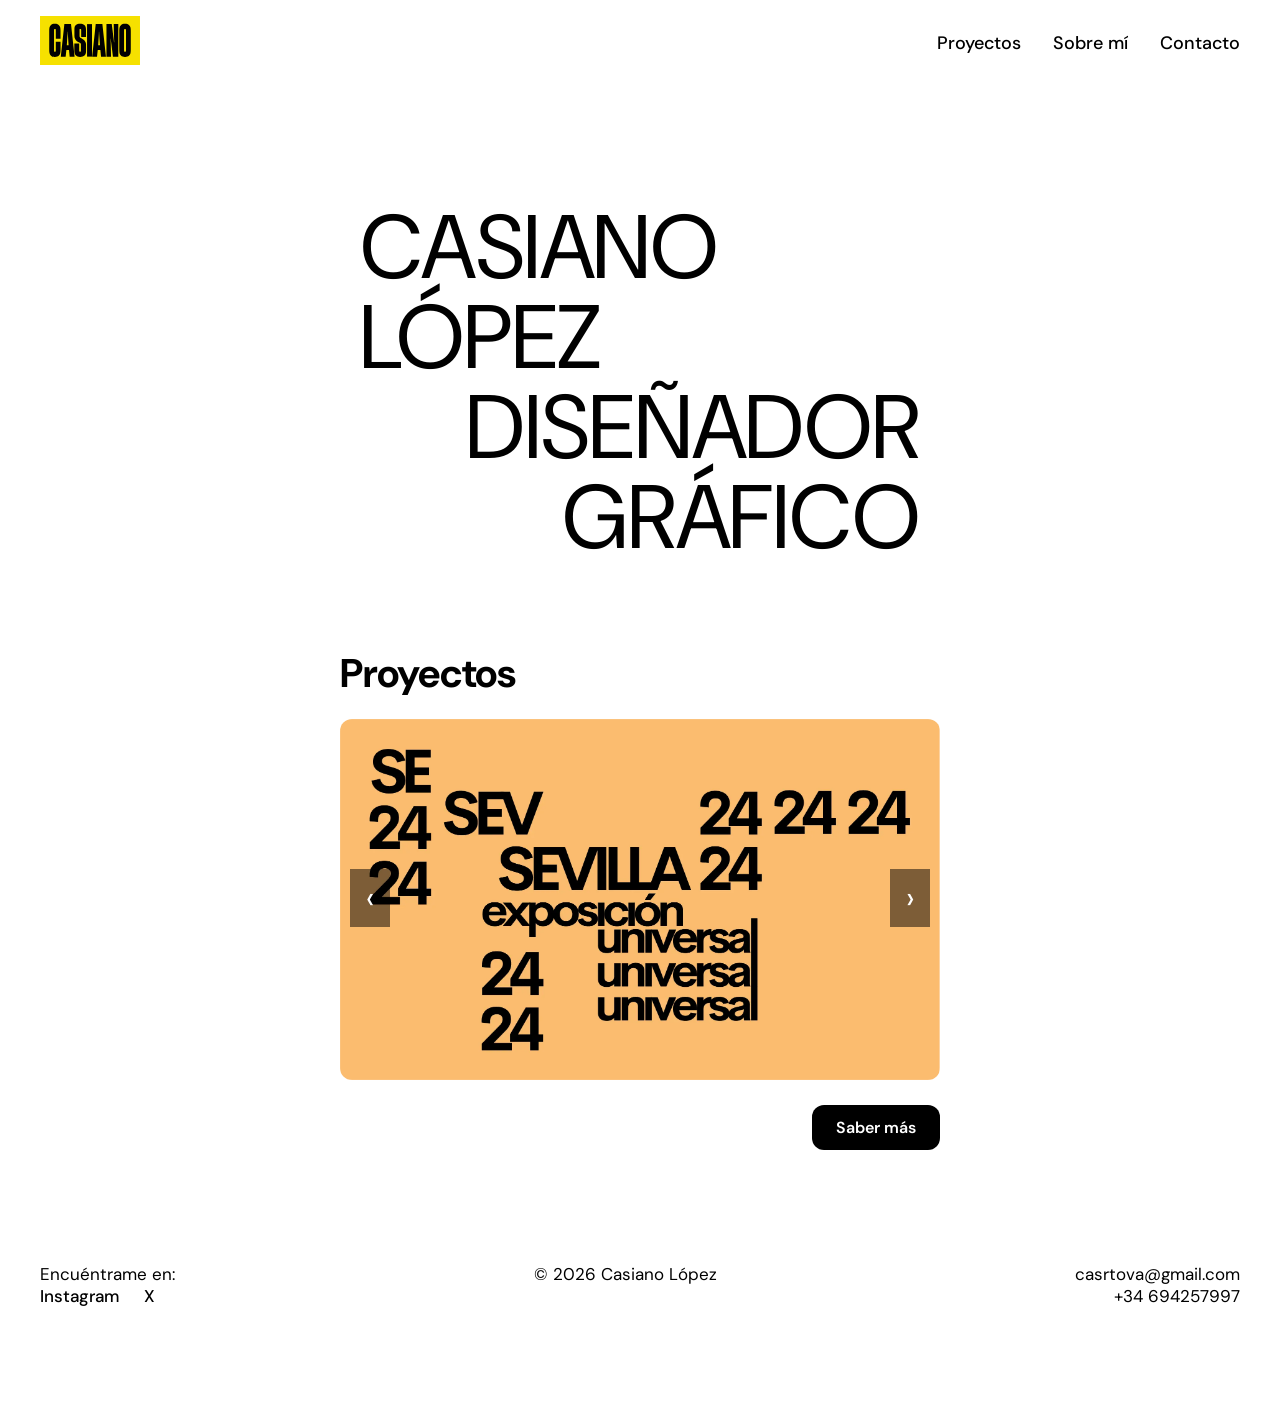
<file: index.html>
<!DOCTYPE html>
<html lang="es">

<head>
    <meta charset="utf-8">
    <meta http-equiv="X-UA-Compatible" content="IE=edge">
    <title>Portfolio - Casiano López</title>
    <meta name="viewport" content="width=device-width, initial-scale=1">
    <link rel="icon" type="image/png" href="images/favisfc.png">
    <link rel="stylesheet" type="text/css" href="css/main.css">
    <script src="js/main.js" defer></script>
</head>

<body class="body">

    <header class="header">
        <nav class="header__nav">
            <div class="nav__container">
                <a href="index.html">
                    <img src="images/logoweb.svg" class="nav__logo" alt="logo header">
                </a>

                <button class="nav__menu-btn" id="menuBtn">☰</button>
                <ul class="nav__links" id="navLinks">
                    <li><a href="proyectos.html">Proyectos</a></li>
                    <li><a href="sobremi.html">Sobre mí</a></li>
                    <li><a href="contacto.html">Contacto</a></li>
                </ul>
            </div>
        </nav>
    </header>

    <main class="main">


        <div class="home">
            <div class="home__container">
                <div class="home__name">
                    <h2>CASIANO<br>LÓPEZ</h2>
                </div>
                <div class="home__work">
                    <h2>DISEÑADOR<br>GRÁFICO</h2>
                </div>
            </div>
        </div>


        
            
        
        <div class="carousel">

            <h2 class="carousel__title">Proyectos</h2>

            <nav class="carousel__container" id="carousel">
                <div class="carousel__div">
                    <a href="sevilla.html">
                        <img src="images/baners1_Mesa de trabajo 1.webp" class="carousel__img" alt="banner sevilla">
                    </a>
                </div>
                <div class="carousel__div">
                    <a href="sobremesa.html">
                        <img src="images/baners2-02.webp" class="carousel__img" alt="banner sobremesa">
                    </a>
                </div>
                <div class="carousel__div">
                    <a href="vinilo.html">
                        <img src="images/baners4-04.webp" class="carousel__img" alt="banner vinilo">
                    </a>
                </div>


            </nav>

            <button class="carousel__btn carousel__btn--prev" id="prevBtn">‹</button>
            <button class="carousel__btn carousel__btn--next" id="nextBtn">›</button>

            <a href="proyectos.html" class="carousel__link">Saber más</a>



        </div>










    </main>

    <footer class="footer">
        <div class="footer__container">

            <div class="footer__box--media">
                <p>Encuéntrame en:</p>
                <ul class="footer__links" id="footLinks">
                    <li><a href="https://www.instagram.com/caslopezzz/" class="footer__a">Instagram</a></li>
                    <li><a href="https://x.com/joseooduro" class="footer__a">X</a></li>
                </ul>
            </div>
            <div class="footer__box--copyright">
                <p>© 2026 Casiano López</p>
            </div>
            <div class="footer__box--contact">
                <p class="footer__p">casrtova@gmail.com</p>
                <p class="footer__p">+34 694257997</p>
            </div>

        </div>

    </footer>

</body>

</html>
</file>
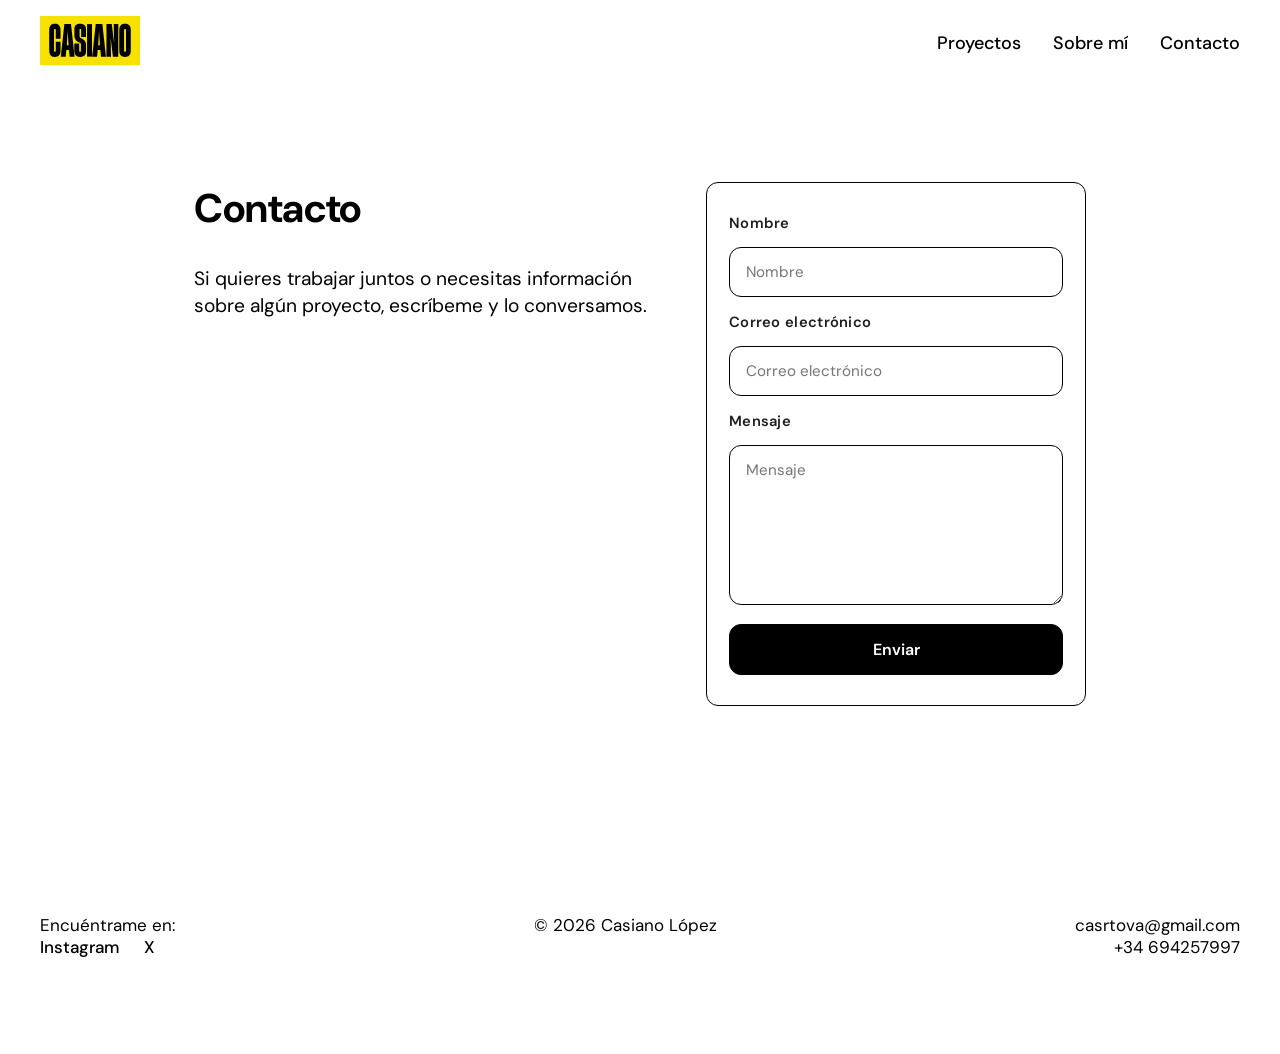
<file: contacto.html>
<!DOCTYPE html>
<html lang="es">

<head>
    <meta charset="utf-8">
    <meta http-equiv="X-UA-Compatible" content="IE=edge">
    <title>Contacto - Casiano López</title>
    <meta name="viewport" content="width=device-width, initial-scale=1">
    <link rel="icon" type="image/png" href="images/favisfc.png">
    <link rel="stylesheet" type="text/css" href="css/main.css">
    <script src="js/main.js" defer></script>
</head>

<body class="body">

    <header class="header">
        <nav class="header__nav">
            <div class="nav__container">
                <a href="index.html">
                    <img src="images/logoweb.svg" class="nav__logo" alt="logo header">
                </a>

                <button class="nav__menu-btn" id="menuBtn">☰</button>
                <ul class="nav__links" id="navLinks">
                    <li><a href="proyectos.html">Proyectos</a></li>
                    <li><a href="sobremi.html">Sobre mí</a></li>
                    <li><a href="contacto.html">Contacto</a></li>
                </ul>
            </div>
        </nav>
    </header>

    <main>

        <div class="contact">
            <div class="contact__content">
                <h2 class="contact__title">Contacto</h2>
                <p class="contact__text">Si quieres trabajar juntos o necesitas información sobre algún proyecto, escríbeme y lo conversamos.</p>
            </div>
            <form action="https://formsubmit.co/casrtova@gmail.com" method="POST"class="form">
                <div class="form__group">
                    <label for="name">Nombre</label>
                    <input type="text" id="name" name="name" placeholder="Nombre" required>

                    <label for="email">Correo electrónico</label>
                    <input type="email" id="email" name="email" placeholder="Correo electrónico" required>
                    <label for="message">Mensaje</label>
                    <textarea id="message" name="message" placeholder="Mensaje" cols="30" rows="5" required></textarea>
                </div>

                <input type="submit" class="form__submit" value="Enviar">
            </form>
        </div>










    </main>

    <footer class="footer">
        <div class="footer__container">

            <div class="footer__box--media">
                <p>Encuéntrame en:</p>
                <ul class="footer__links" id="footLinks">
                    <li><a href="https://www.instagram.com/caslopezzz/" class="footer__a">Instagram</a></li>
                    <li><a href="https://x.com/joseooduro" class="footer__a">X</a></li>
                </ul>
            </div>
            <div class="footer__box--copyright">
                <p>© 2026 Casiano López</p>
            </div>
            <div class="footer__box--contact">
                <p class="footer__p">casrtova@gmail.com</p>
                <p class="footer__p">+34 694257997</p>
            </div>

        </div>

    </footer>

</body>

</html>
</file>
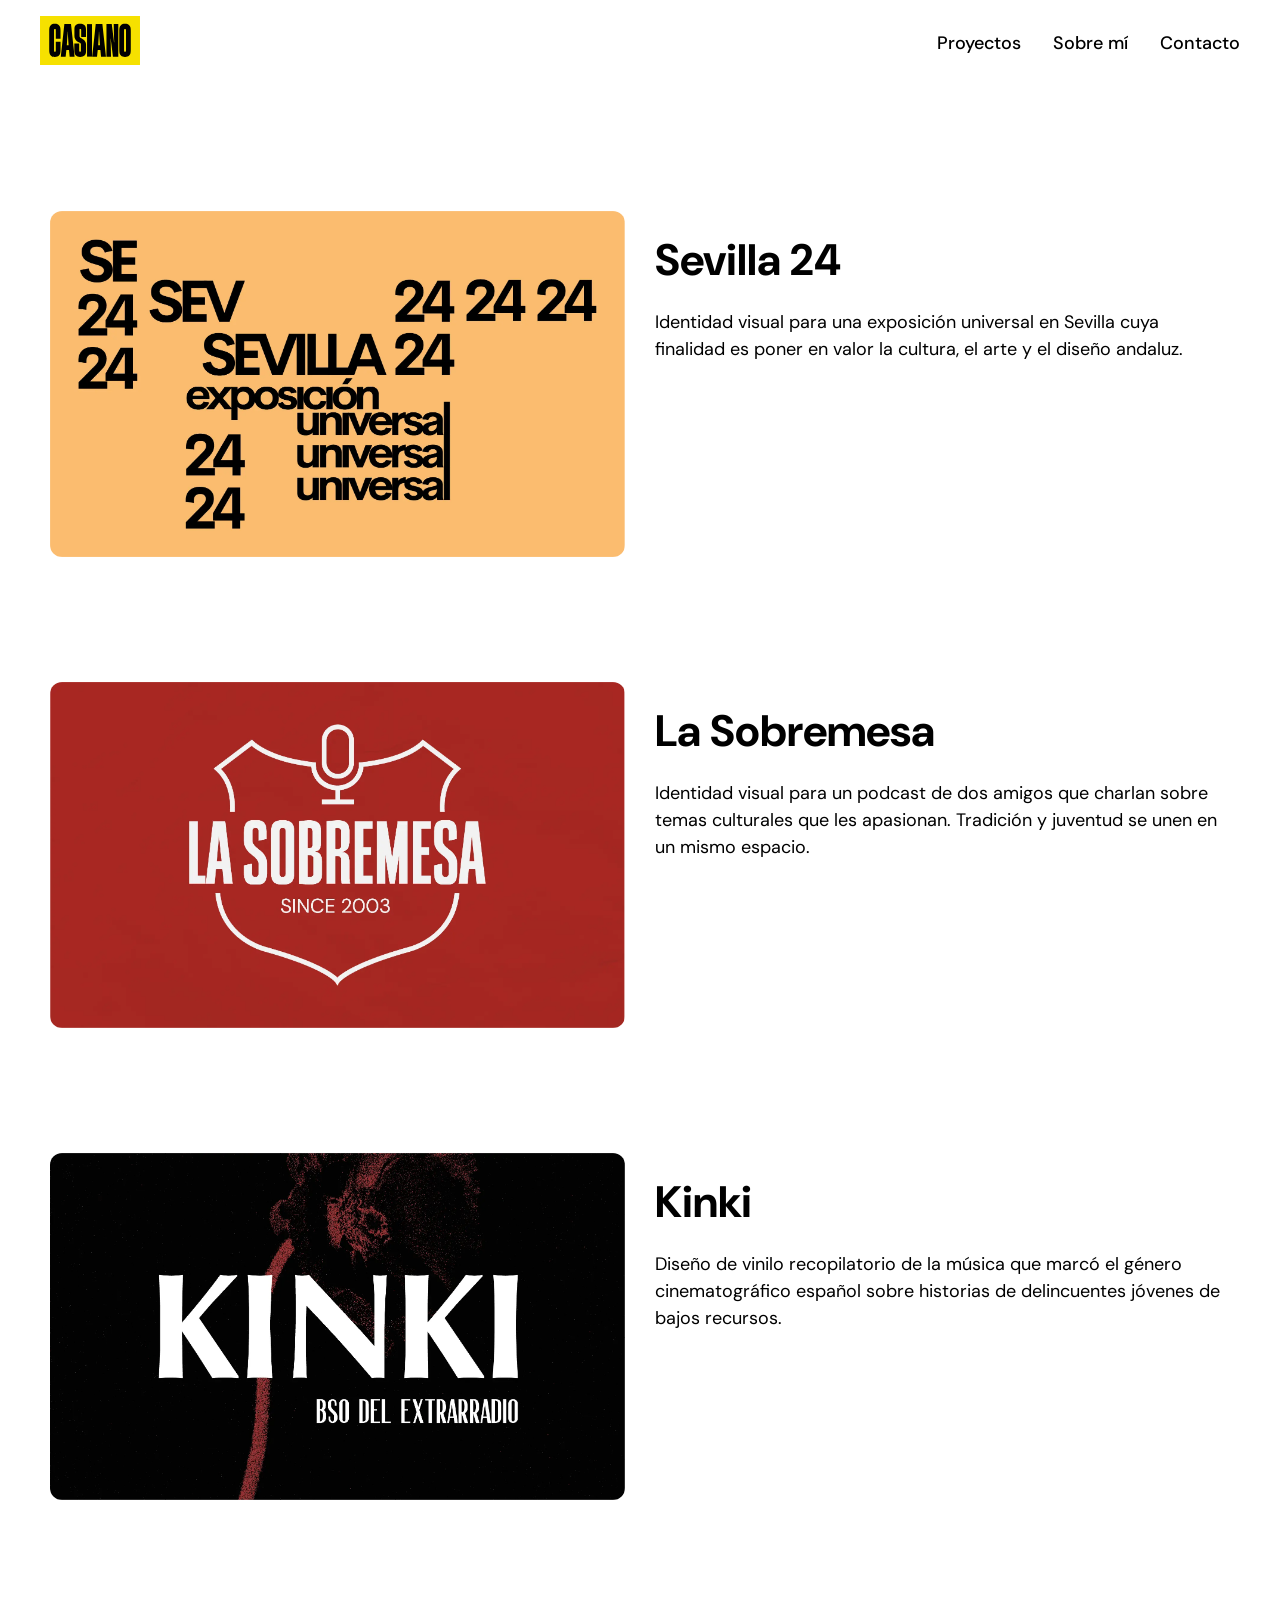
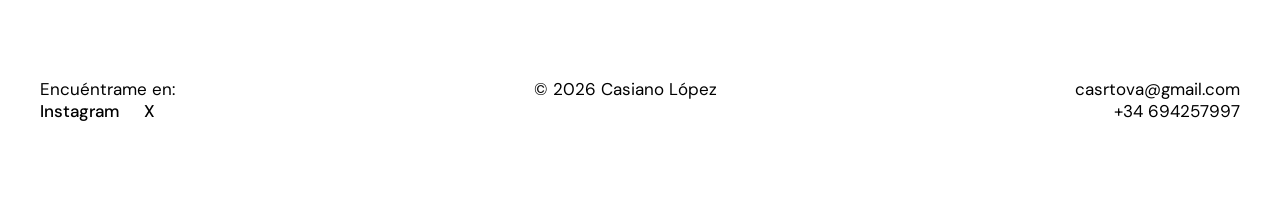
<file: proyectos.html>
<!DOCTYPE html>
<html lang="es">

<head>
    <meta charset="utf-8">
    <meta http-equiv="X-UA-Compatible" content="IE=edge">
    <title>Proyectos - Casiano López</title>
    <meta name="viewport" content="width=device-width, initial-scale=1">
    <link rel="icon" type="image/png" href="images/favisfc.png">
    <link rel="stylesheet" type="text/css" href="css/main.css">
    <script src="js/main.js" defer></script>
</head>

<body class="body">

    <header class="header">
        <nav class="header__nav">
            <div class="nav__container">
                <a href="index.html">
                    <img src="images/logoweb.svg" class="nav__logo" alt="logo header">
                </a>

                <button class="nav__menu-btn" id="menuBtn">☰</button>
                <ul class="nav__links" id="navLinks">
                    <li><a href="proyectos.html">Proyectos</a></li>
                    <li><a href="sobremi.html">Sobre mí</a></li>
                    <li><a href="contacto.html">Contacto</a></li>
                </ul>
            </div>
        </nav>
    </header>

    <main class="main">

        <nav class="main__nav">
            <section class="main__section">
                <div class="main__card">
                    <a href="sevilla.html">
                        <img src="images/baners1_Mesa de trabajo 1.webp" class="main__img" alt="banner sevilla">
                    </a>

                </div>
                <div class="main__content">
                    <h2>Sevilla 24</h2>
                    <p>Identidad visual para una exposición universal en Sevilla cuya finalidad es poner en valor la
                        cultura, el arte y el diseño andaluz.
                    </p>
                </div>

            </section>
            <section class="main__section">
                <div class="main__card">

                    <a href="sobremesa.html">
                        <img src="images/baners2-02.webp" class="main__img" alt="banner sobremesa">
                    </a>
                </div>
                <div class="main__content">
                    <h2>La Sobremesa</h2>
                    <p>Identidad visual para un podcast de dos amigos que charlan sobre temas culturales que les
                        apasionan. Tradición y juventud se unen en un mismo espacio.</p>
                </div>

            </section>
            <section class="main__section">
                <div class="main__card">
                    <a href="vinilo.html">
                        <img src="images/baners4-04.webp" class="main__img" alt="banner vinilo">
                    </a>
                </div>
                <div class="main__content">
                    <h2>Kinki</h2>
                    <p>Diseño de vinilo recopilatorio de la música que marcó el género
                        cinematográfico español sobre historias de delincuentes jóvenes de bajos recursos.</p>
                </div>

            </section>
        </nav>










    </main>

    <footer class="footer">
        <div class="footer__container">

            <div class="footer__box--media">
                <p>Encuéntrame en:</p>
                <ul class="footer__links" id="footLinks">
                    <li><a href="https://www.instagram.com/caslopezzz/" class="footer__a">Instagram</a></li>
                    <li><a href="https://x.com/joseooduro" class="footer__a">X</a></li>
                </ul>
            </div>
            <div class="footer__box--copyright">
                <p>© 2026 Casiano López</p>
            </div>
            <div class="footer__box--contact">
                <p class="footer__p">casrtova@gmail.com</p>
                <p class="footer__p">+34 694257997</p>
            </div>

        </div>

    </footer>

</body>

</html>
</file>
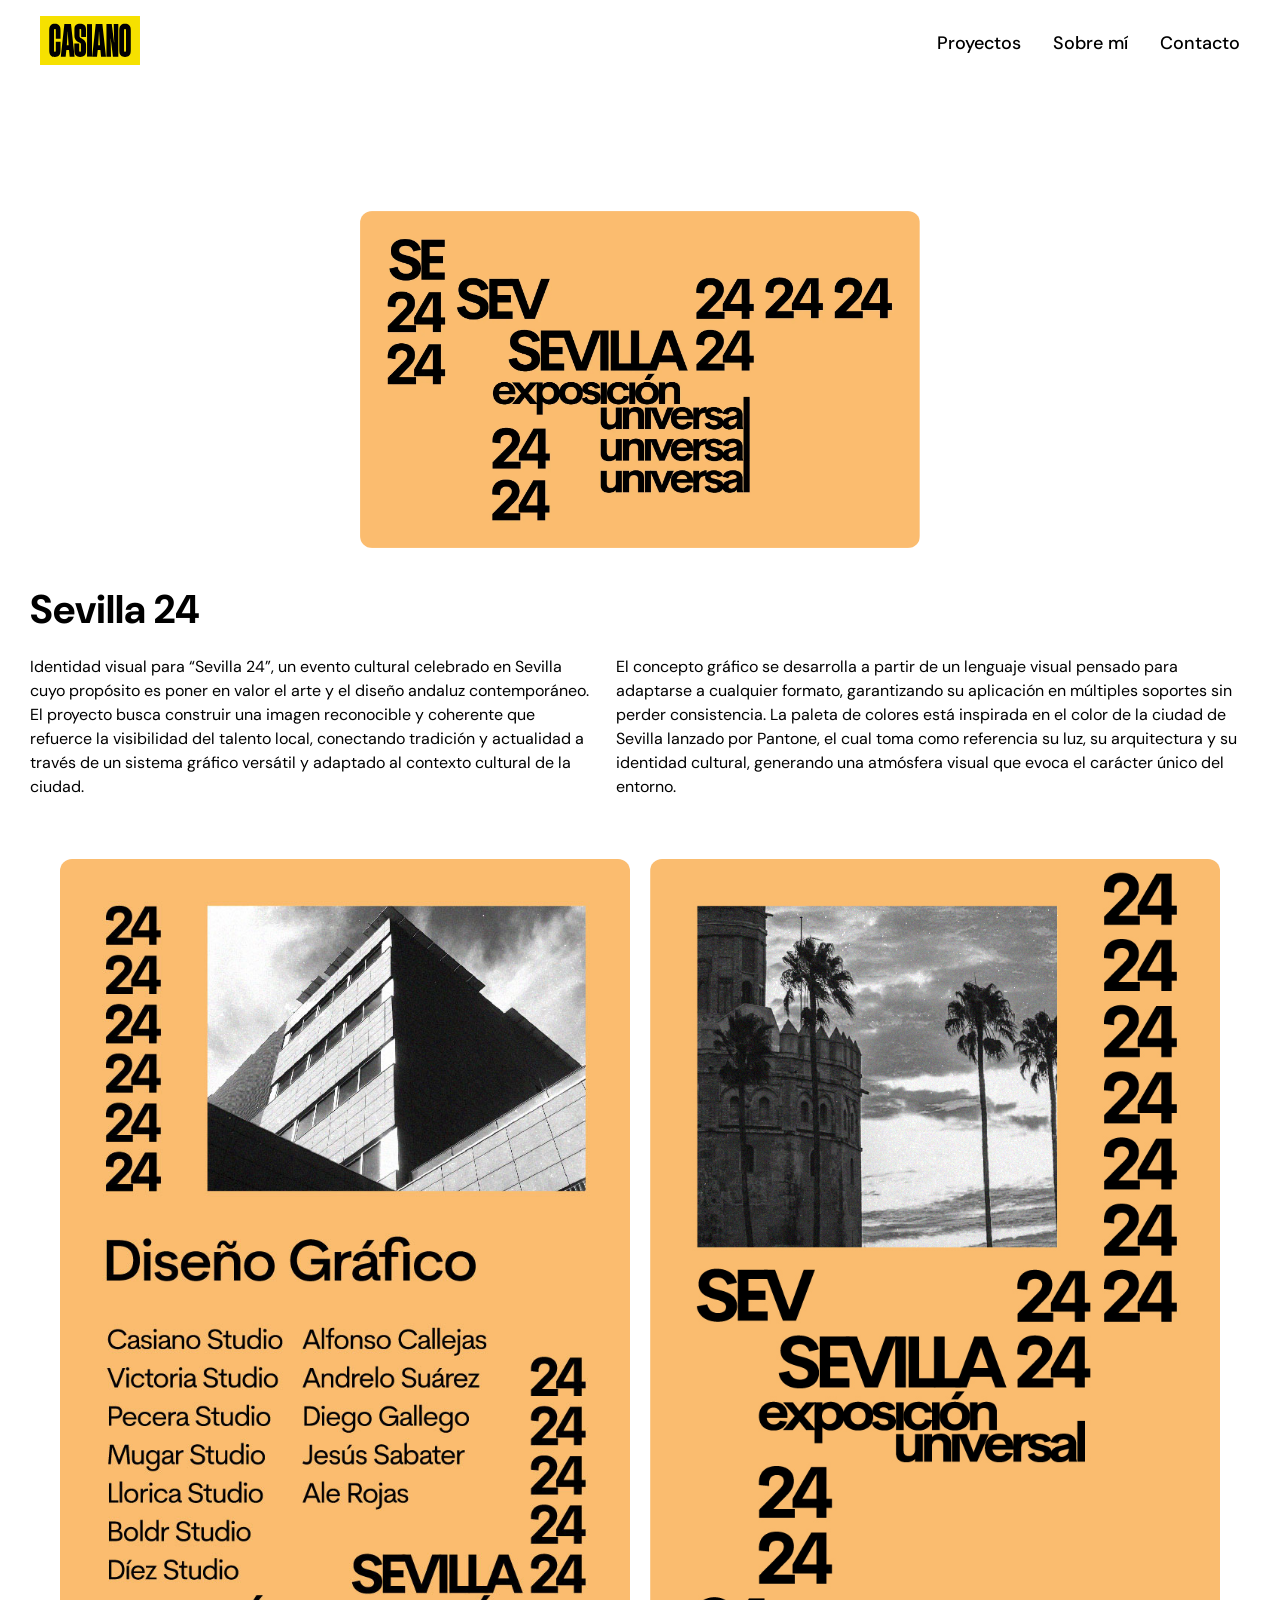
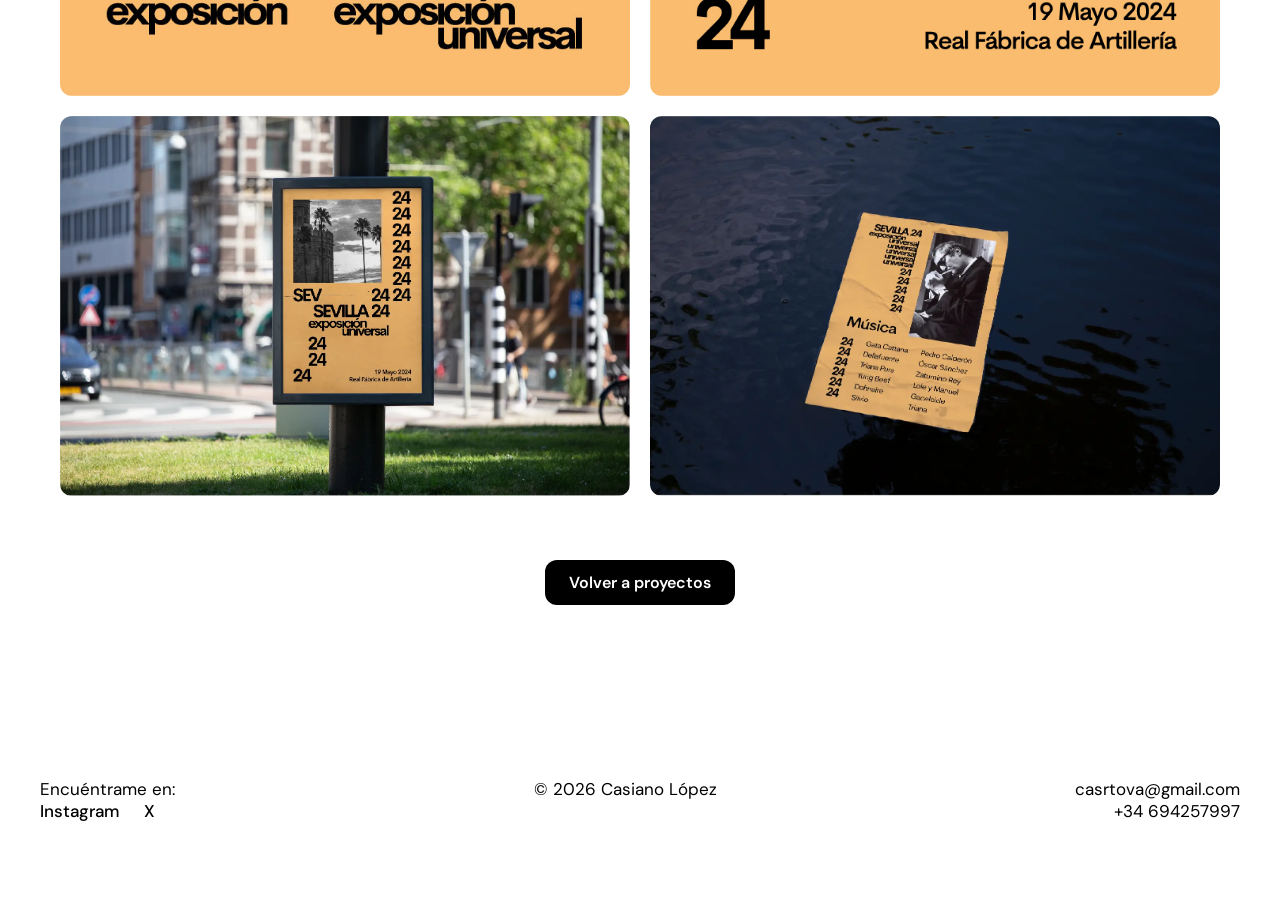
<file: sevilla.html>
<!DOCTYPE html>
<html lang="es">

<head>
    <meta charset="utf-8">
    <meta http-equiv="X-UA-Compatible" content="IE=edge">
    <title>Sevilla 24 - Casiano López</title>
    <meta name="viewport" content="width=device-width, initial-scale=1">
    <link rel="icon" type="image/png" href="images/favisfc.png">
    <link rel="stylesheet" type="text/css" href="css/main.css">
    <script src="js/main.js" defer></script>
</head>

<body class="body">

    <header class="header">
        <nav class="header__nav">
            <div class="nav__container">
                <a href="index.html">
                    <img src="images/logoweb.svg" class="nav__logo" alt="logo header">
                </a>

                <button class="nav__menu-btn" id="menuBtn">☰</button>
                <ul class="nav__links" id="navLinks">
                    <li><a href="proyectos.html">Proyectos</a></li>
                    <li><a href="sobremi.html">Sobre mí</a></li>
                    <li><a href="contacto.html">Contacto</a></li>
                </ul>
            </div>
        </nav>
    </header>

    <main class="main">

        <div class="main__container">

            <div class="div__img">

                <img src="images/baners1_Mesa de trabajo 1.webp" class="img__principal" alt="banner sevilla">


            </div>



            <section class="project">
                <div class="project__container">

                    <h1 class="project__title">Sevilla 24</h1>



                    <div class="project__text">
                        <p>
                            Identidad visual para “Sevilla 24”, un evento cultural celebrado en Sevilla cuyo propósito
                            es poner en valor el arte y el diseño andaluz contemporáneo. El proyecto busca construir una
                            imagen reconocible y coherente que refuerce la visibilidad del talento local, conectando
                            tradición y actualidad a través de un sistema gráfico versátil y adaptado al contexto
                            cultural de la ciudad.
                        </p>

                        <p>
                            El concepto gráfico se desarrolla a partir de un lenguaje visual pensado para adaptarse a
                            cualquier formato, garantizando su aplicación en múltiples soportes sin perder consistencia.
                            La paleta de colores está inspirada en el color de la ciudad de Sevilla lanzado por Pantone, el cual toma como referencia su luz,
                            su arquitectura y su identidad cultural, generando una atmósfera visual que evoca el
                            carácter único del entorno.
                        </p>
                    </div>

                </div>
            </section>

            <div class="sev__grid">
                <img src="images/eseuno_Mesa de trabajo 1.jpg" class="sev__img--vertical" alt="sevilla 1">
                <img src="images/esedos.jpg" class="sev__img--vertical" alt="sevilla 2">
                <img src="images/es3.webp" class="sev__img--horizontal" alt="sevilla 3">
                <img src="images/es4_Mesa de trabajo 1.webp" class="sev__img--horizontal" alt="sevilla 4">
            </div>

            <div class="main__back">
                <a href="proyectos.html" class="back__link">Volver a proyectos</a>
            </div>



        </div>










    </main>

    <footer class="footer">
        <div class="footer__container">

            <div class="footer__box--media">
                <p>Encuéntrame en:</p>
                <ul class="footer__links" id="footLinks">
                    <li><a href="https://www.instagram.com/caslopezzz/" class="footer__a">Instagram</a></li>
                    <li><a href="https://x.com/joseooduro" class="footer__a">X</a></li>
                </ul>
            </div>
            <div class="footer__box--copyright">
                <p>© 2026 Casiano López</p>
            </div>
            <div class="footer__box--contact">
                <p class="footer__p">casrtova@gmail.com</p>
                <p class="footer__p">+34 694257997</p>
            </div>

        </div>

    </footer>

</body>

</html>
</file>
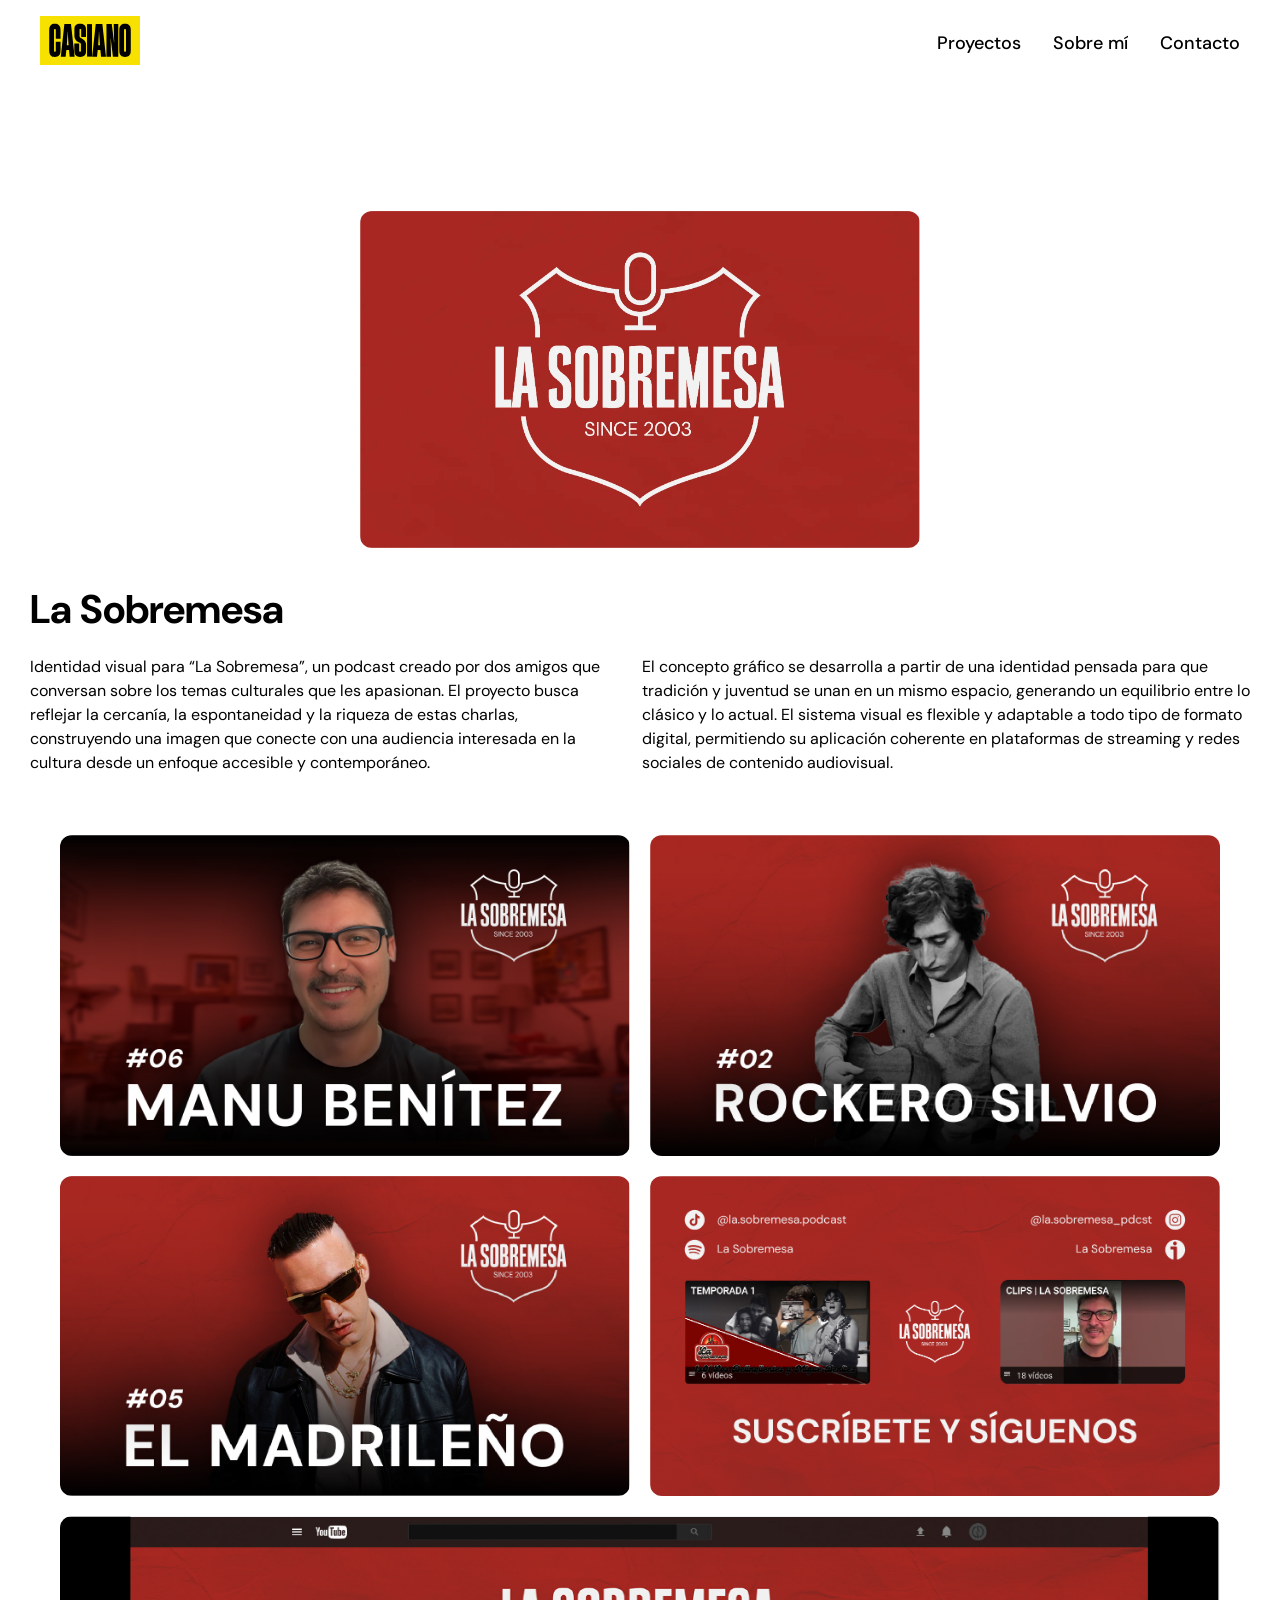
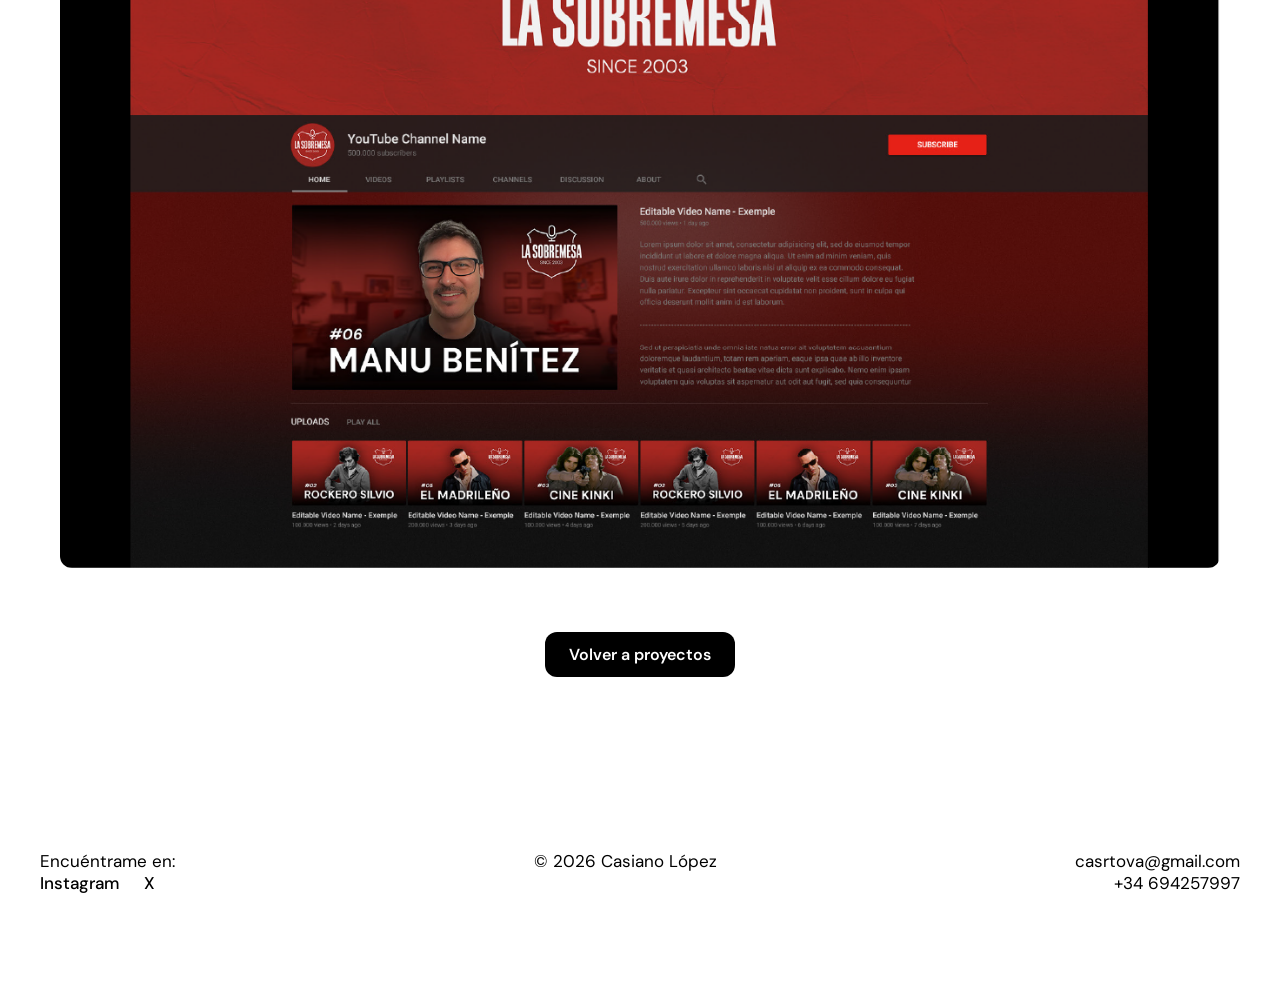
<file: sobremesa.html>
<!DOCTYPE html>
<html lang="es">

<head>
    <meta charset="utf-8">
    <meta http-equiv="X-UA-Compatible" content="IE=edge">
    <title>La Sobremesa - Casiano López</title>
    <meta name="viewport" content="width=device-width, initial-scale=1">
    <link rel="icon" type="image/png" href="images/favisfc.png">
    <link rel="stylesheet" type="text/css" href="css/main.css">
    <script src="js/main.js" defer></script>
</head>

<body class="body">

    <header class="header">
        <nav class="header__nav">
            <div class="nav__container">
                <a href="index.html">
                    <img src="images/logoweb.svg" class="nav__logo" alt="logo header">
                </a>

                <button class="nav__menu-btn" id="menuBtn">☰</button>
                <ul class="nav__links" id="navLinks">
                    <li><a href="proyectos.html">Proyectos</a></li>
                    <li><a href="sobremi.html">Sobre mí</a></li>
                    <li><a href="contacto.html">Contacto</a></li>
                </ul>
            </div>
        </nav>
    </header>

    <main class="main">

        <div class="main__container">

            <div class="div__img">

                <img src="images/baners2-02.webp" class="img__principal" alt="banner sobremesa">


            </div>



            <section class="project">
                <div class="project__container">

                    <h1 class="project__title">La Sobremesa</h1>



                    <div class="project__text">
                        <p>
                            Identidad visual para “La Sobremesa”, un podcast creado por dos amigos que conversan sobre
                            los temas culturales que les apasionan. El proyecto busca reflejar la cercanía, la
                            espontaneidad y la riqueza de estas charlas, construyendo una imagen que conecte con una
                            audiencia interesada en la cultura desde un enfoque accesible y contemporáneo.
                        </p>

                        <p>
                            El concepto gráfico se desarrolla a partir de una identidad pensada para que tradición y
                            juventud se unan en un mismo espacio, generando un equilibrio entre lo clásico y lo actual.
                            El sistema visual es flexible y adaptable a todo tipo de formato digital, permitiendo su
                            aplicación coherente en plataformas de streaming y redes sociales de contenido audiovisual.
                        </p>
                    </div>

                </div>
            </section>


            <div class="sobre__grid">
                <img src="images/sobre1_Mesa de trabajo 1.webp" class="sobre__img--little" alt="sobremesa 1">
                <img src="images/sobre2-03.webp" class="sobre__img--little" alt="sobremesa 2">
                <img src="images/sobre3-02.webp" class="sobre__img--little" alt="sobremesa 3">
                <img src="images/sobre4-04.webp" class="sobre__img--little" alt="sobremesa 4">
                <img src="images/sobre5-05.webp" class="sobre__img--big" alt="sobremesa 5">
            </div>

            <div class="main__back">
                <a href="proyectos.html" class="back__link">Volver a proyectos</a>
            </div>




        </div>


















    </main>

    <footer class="footer">
        <div class="footer__container">

            <div class="footer__box--media">
                <p>Encuéntrame en:</p>
                <ul class="footer__links" id="footLinks">
                    <li><a href="https://www.instagram.com/caslopezzz/" class="footer__a">Instagram</a></li>
                    <li><a href="https://x.com/joseooduro" class="footer__a">X</a></li>
                </ul>
            </div>
            <div class="footer__box--copyright">
                <p>© 2026 Casiano López</p>
            </div>
            <div class="footer__box--contact">
                <p class="footer__p">casrtova@gmail.com</p>
                <p class="footer__p">+34 694257997</p>
            </div>

        </div>

    </footer>

</body>

</html>
</file>
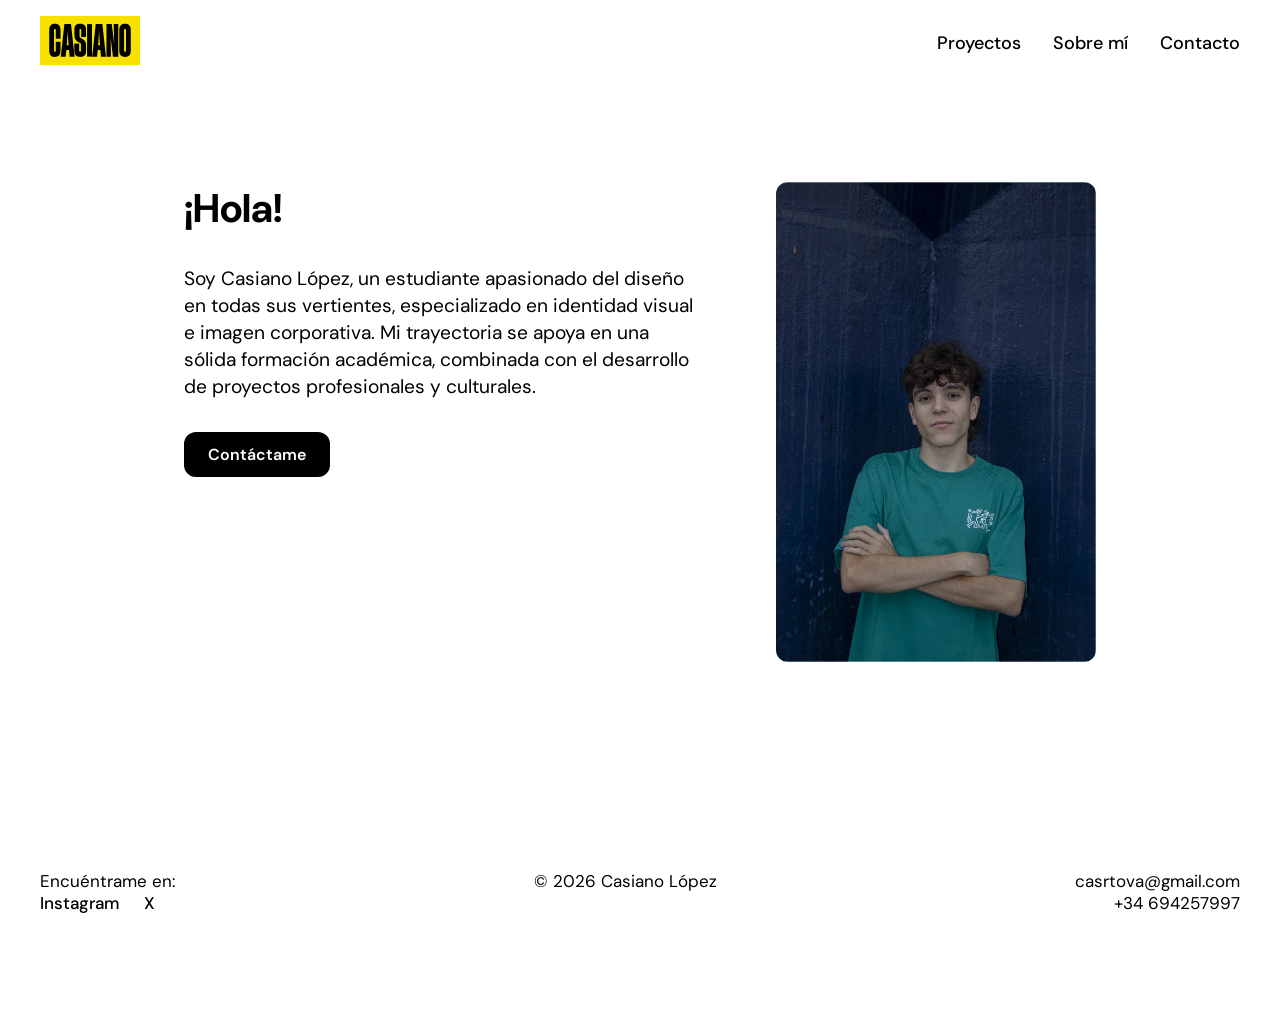
<file: sobremi.html>
<!DOCTYPE html>
<html lang="es">

<head>
    <meta charset="utf-8">
    <meta http-equiv="X-UA-Compatible" content="IE=edge">
    <title>Sobre mí - Casiano López</title>
    <meta name="viewport" content="width=device-width, initial-scale=1">
    <link rel="icon" type="image/png" href="images/favisfc.png">
    <link rel="stylesheet" type="text/css" href="css/main.css">
    <script src="js/main.js" defer></script>
</head>

<body class="body">

    <header class="header">
        <nav class="header__nav">
            <div class="nav__container">
                <a href="index.html">
                    <img src="images/logoweb.svg" class="nav__logo" alt="logo header">
                </a>

                <button class="nav__menu-btn" id="menuBtn">☰</button>
                <ul class="nav__links" id="navLinks">
                    <li><a href="proyectos.html">Proyectos</a></li>
                    <li><a href="sobremi.html">Sobre mí</a></li>
                    <li><a href="contacto.html">Contacto</a></li>
                </ul>
            </div>
        </nav>
    </header>

    <main>

        <div class="info">
            <div class="info__text">
                <h2 class="info__title">¡Hola!</h2>
                <p class="info__p">Soy Casiano López, un estudiante apasionado del diseño en todas sus vertientes, especializado en
                    identidad visual e imagen corporativa. Mi trayectoria se apoya en una sólida formación académica,
                    combinada con el desarrollo de proyectos profesionales y culturales.</p>
                <a href="contacto.html" class="info__link">Contáctame</a>
            </div>
            <div class="info__me">
                <img src="images/nuebo.webp" class="info__img" alt="foto de Casiano López">
            </div>

        </div>










    </main>

    <footer class="footer">
        <div class="footer__container">

            <div class="footer__box--media">
                <p>Encuéntrame en:</p>
                <ul class="footer__links" id="footLinks">
                    <li><a href="https://www.instagram.com/caslopezzz/" class="footer__a">Instagram</a></li>
                    <li><a href="https://x.com/joseooduro" class="footer__a">X</a></li>
                </ul>
            </div>
            <div class="footer__box--copyright">
                <p>© 2026 Casiano López</p>
            </div>
            <div class="footer__box--contact">
                <p class="footer__p">casrtova@gmail.com</p>
                <p class="footer__p">+34 694257997</p>
            </div>

        </div>

    </footer>

</body>

</html>
</file>
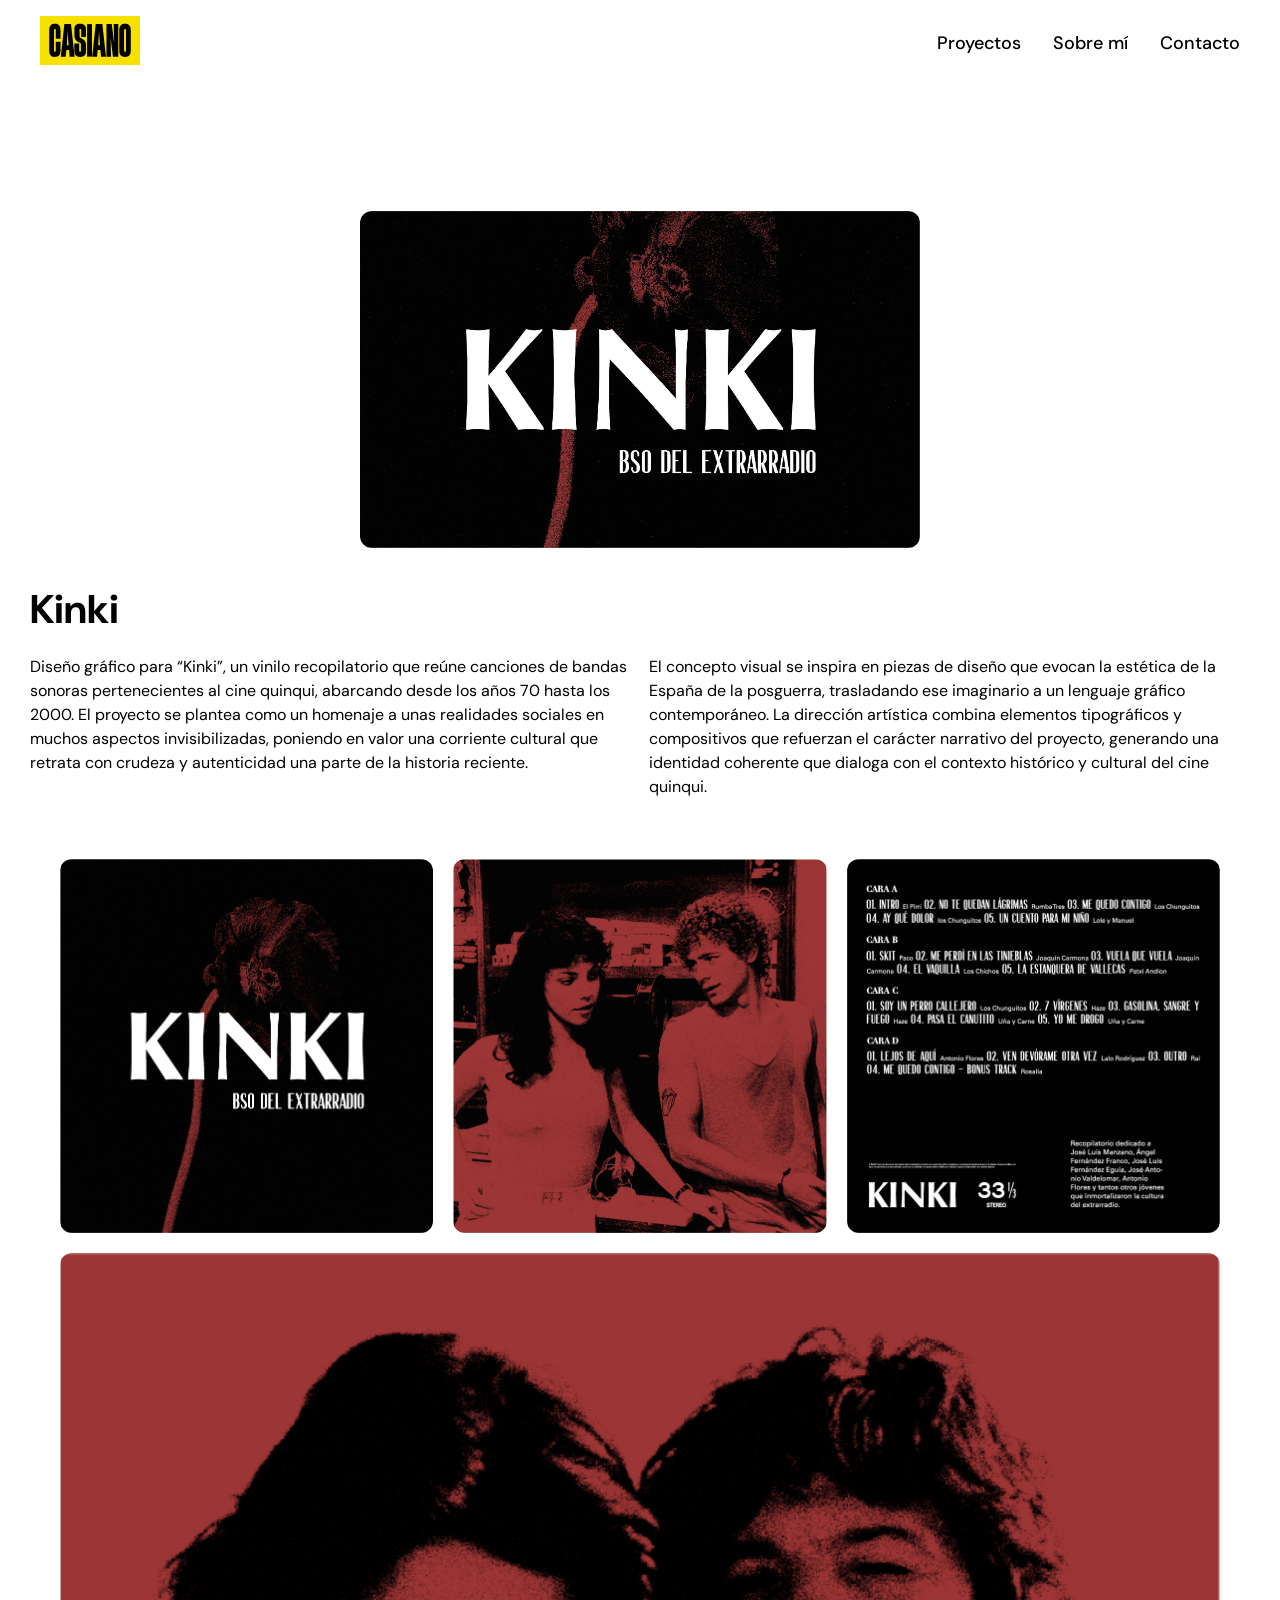
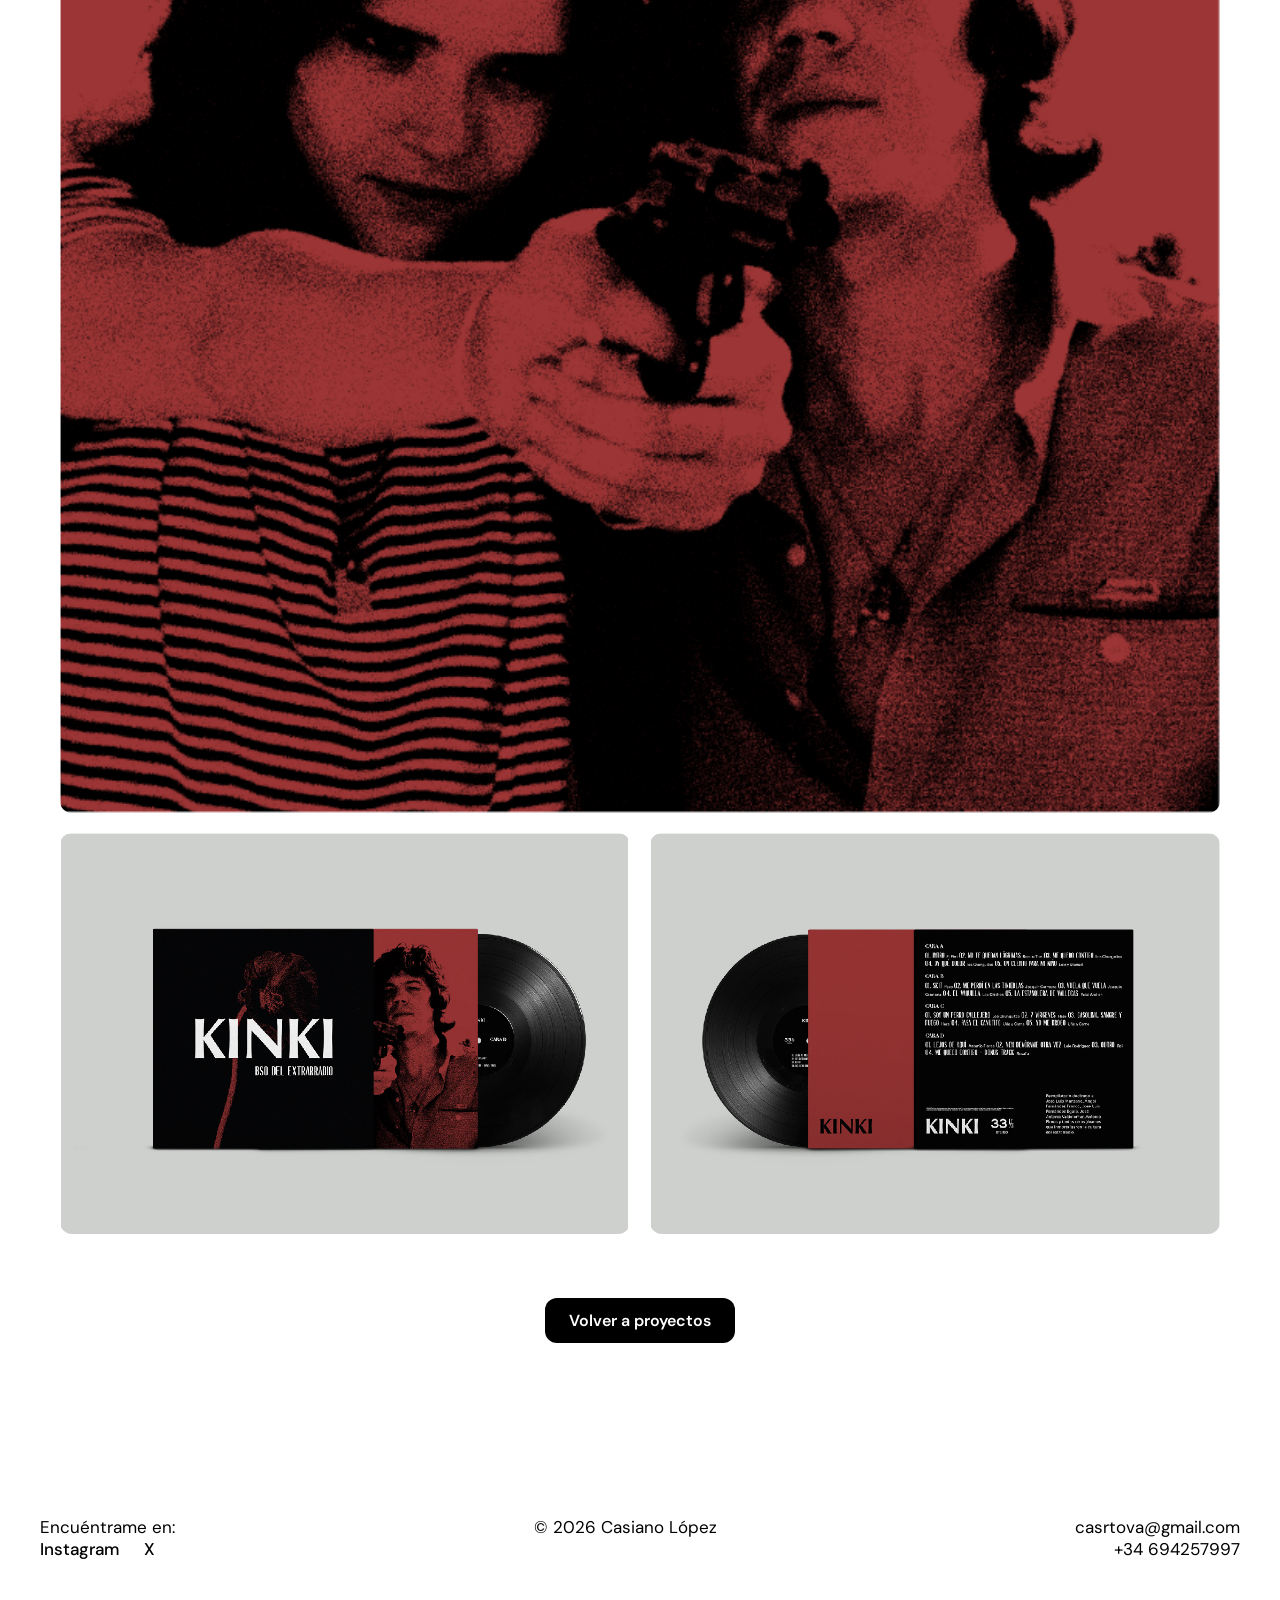
<file: vinilo.html>
<!DOCTYPE html>
<html lang="es">

<head>
    <meta charset="utf-8">
    <meta http-equiv="X-UA-Compatible" content="IE=edge">
    <title>Kinki - Casiano López</title>
    <meta name="viewport" content="width=device-width, initial-scale=1">
    <link rel="icon" type="image/png" href="images/favisfc.png">
    <link rel="stylesheet" type="text/css" href="css/main.css">
    <script src="js/main.js" defer></script>
</head>

<body class="body">

    <header class="header">
        <nav class="header__nav">
            <div class="nav__container">
                <a href="index.html">
                    <img src="images/logoweb.svg" class="nav__logo" alt="logo header">
                </a>

                <button class="nav__menu-btn" id="menuBtn">☰</button>
                <ul class="nav__links" id="navLinks">
                    <li><a href="proyectos.html">Proyectos</a></li>
                    <li><a href="sobremi.html">Sobre mí</a></li>
                    <li><a href="contacto.html">Contacto</a></li>
                </ul>
            </div>
        </nav>
    </header>

    <main class="main">

        <div class="main__container">

            <div class="div__img">

                <img src="images/baners4-04.webp" class="img__principal" alt="banner vinilo">


            </div>



            <section class="project">
                <div class="project__container">

                    <h1 class="project__title">Kinki</h1>



                    <div class="project__text">
                        <p>
                            Diseño gráfico para “Kinki”, un vinilo recopilatorio que reúne canciones de bandas sonoras
                            pertenecientes al cine quinqui, abarcando desde los años 70 hasta los 2000. El proyecto se
                            plantea como un homenaje a unas realidades sociales en muchos aspectos invisibilizadas,
                            poniendo en valor una corriente cultural que retrata con crudeza y autenticidad una parte de
                            la historia reciente.
                        </p>

                        <p>
                            El concepto visual se inspira en piezas de diseño que evocan la estética de la España de la
                            posguerra, trasladando ese imaginario a un lenguaje gráfico contemporáneo. La dirección
                            artística combina elementos tipográficos y compositivos que refuerzan el carácter narrativo
                            del proyecto, generando una identidad coherente que dialoga con el contexto histórico y
                            cultural del cine quinqui.
                        </p>
                    </div>

                </div>
            </section>

            <div class="vinyl__grid">
                <img src="images/ki1_Mesa de trabajo 1.webp" class="vinyl__img--little" alt="vinilo 1">
                <img src="images/ki3-03.webp" class="vinyl__img--little" alt="vinilo 2">
                <img src="images/ki4.webp" class="vinyl__img--little" alt="vinilo 3">


                <img src="images/ki2-02.webp" class="vinyl__img--big" alt="vinilo 4">

                <img src="images/ki5-05.webp" class="vinyl__img--horizontal" alt="vinilo 5">
                <img src="images/ki6-06.webp" class="vinyl__img--horizontal" alt="vinilo 6">
            </div>

            <div class="main__back">
                <a href="proyectos.html" class="back__link">Volver a proyectos</a>
            </div>



        </div>










    </main>

    <footer class="footer">
        <div class="footer__container">

            <div class="footer__box--media">
                <p>Encuéntrame en:</p>
                <ul class="footer__links" id="footLinks">
                    <li><a href="https://www.instagram.com/caslopezzz/" class="footer__a">Instagram</a></li>
                    <li><a href="https://x.com/joseooduro" class="footer__a">X</a></li>
                </ul>
            </div>
            <div class="footer__box--copyright">
                <p>© 2026 Casiano López</p>
            </div>
            <div class="footer__box--contact">
                <p class="footer__p">casrtova@gmail.com</p>
                <p class="footer__p">+34 694257997</p>
            </div>

        </div>

    </footer>

</body>

</html>
</file>
<file: css/main.css>
@import url('https://fonts.googleapis.com/css2?family=DM+Sans:ital,opsz,wght@0,9..40,100..1000;1,9..40,100..1000&display=swap');


* {
    margin: 0;
    padding: 0;
    border: 0;
    box-sizing: border-box;
    font-family: "DM Sans", sans-serif;
}

.body {
    min-height: 100dvh;
    display: grid;
    grid-template-rows: auto 1fr auto;
    background-color: white;
    overflow-x: hidden;

}

.header {
    position: sticky;
    top: 0;
    z-index: 999;
}

.header__nav {
    background-color: white;
    padding: 1rem 2rem;
}

.nav__container {
    display: flex;
    justify-content: space-between;
    align-items: center;
    max-width: 1200px;
    margin: 0 auto;
}

.nav__logo {
    width: 100px;
    height: auto;
}

.nav__links {
    display: flex;
    gap: 2rem;
    list-style: none;
    transition: all 0.3s ease;

}

.nav__links a {
    color: black;
    text-decoration: none;
    font-weight: 500;
    font-size: 18px;
    transition: all 0.2s;
    position: relative;

}

.nav__links a::after {
    content: "";
    position: absolute;
    left: 0;
    bottom: -6px;
    width: 100%;
    height: 2px;
    background: #333;
    width: 0;
    transform-origin: left;
    transition: width 0.3s ease;
}

.nav__links a:hover::after {
    width: 100%;
    transform-origin: left;
}





.nav__menu-btn {
    display: none;
    background: none;
    border: none;
    color: #000;
    font-size: 1.5rem;
    cursor: pointer;
}

@media (max-width: 768px) {
    .nav__menu-btn {
        display: block;
    }


    .nav__links {
        position: fixed;
        top: 80px;
        left: 0;
        width: 100%;
        background-color: white;
        flex-direction: column;
        align-items: center;
        padding: 1rem 0;
        height: calc(100dvh - 80px);
        z-index: 998;

        display: none;


        transform: translateY(-100%);
        opacity: 0;
        pointer-events: none;

    }

    .nav__links.active {

        transform: translateY(0);
        opacity: 1;
        pointer-events: auto;
        display: flex;
    }



    .nav__links li {
        opacity: 0;
        transform: translateY(20px);
        transition: all 0.3s ease;
    }

    .nav__links.active li {
        opacity: 1;
        transform: translateY(0);
    }

    .nav__links li:nth-child(1) {
        transition-delay: 0.1s;
    }

    .nav__links li:nth-child(2) {
        transition-delay: 0.2s;
    }

    .nav__links li:nth-child(3) {
        transition-delay: 0.3s;
    }
}

footer {
    width: 100%;
    background-color: white;
    padding: 3rem 2rem 6rem;


}

.footer__container {
    width: 100%;
    max-width: 1200px;

    display: flex;
    justify-content: space-between;
    align-items: flex-start;
    margin: 0 auto;

    font-weight: 400;
    font-size: 17px;
}

.footer__links {
    list-style: none;
    display: flex;
    gap: 25px;
    padding: 0;
    margin: 0;
    font-weight: 500;
    z-index: 1;
}

.footer__a {
    color: black;
    text-decoration: none;
    transition: all 0.2s;
    position: relative;
}

.footer__a::after {
    content: "";
    position: absolute;
    left: 0;
    bottom: -6px;
    width: 100%;
    height: 2px;
    background: #333;
    width: 0;
    transform-origin: left;
    transition: width 0.3s ease;
}

.footer__a:hover::after {
    width: 100%;
    transform-origin: left;
}



.footer__box--contact {
    display: flex;
    flex-direction: column;
    align-items: flex-end;
    text-align: right;
}


@media (max-width: 768px) {
    .footer__container {
        flex-direction: column;
        align-items: center;
        text-align: center;
        gap: 30px;
    }

    .footer__box--media {
        text-align: center;
    }

    .footer__box--media .footer__links {
        justify-content: center;
    }

    .footer__box--contact {
        align-items: center;
        text-align: center;
    }
}





.main {
    margin: 65px auto;
    padding: 0 65px;
}

.main__nav {
    display: flex;
    flex-direction: column;
    gap: 0;
}


.main__section {
    display: flex;
    align-items: flex-start;
    justify-content: space-between;
    gap: 50px;
    padding: 80px;
}


.main__card {


    flex: 1;
    /* ocupa mitad */
    display: flex;
    justify-content: center;
    align-items: flex-start;
    padding: 0 0 0 1rem;

}

.main__img {
    max-width: 600px;
    height: auto;
    border-radius: 12px;
    transition: transform 0.4s ease;
}

.main__img:hover {
    transform: scale(1.05);

}


.main__content {
    flex: 1;

    padding: 0 25px 0 0;

}

.main__content h2 {
    font-size: 64px;
    color: black;
    margin: 20px 0;
}

.main__content p {
    font-size: 20px;
    line-height: 1.5;
    max-width: 100%;

}

@media (max-width: 768px) {

    .main {
        padding: 0 10px;
    }

    .main__section {
        flex-direction: column;

        padding: 40px 20px;

        gap: 0;
    }

    .main__card {
        padding: 0;
        width: 100%;
    }

    .main__img {
        max-width: 100%;

    }

    .main__content {
        padding: 0;
        text-align: left;
    }

    .main__content h2 {
        font-size: 36px;

        margin: 10px 0;
    }

    .main__content p {
        font-size: 16px;
    }

}

@media (min-width: 768px) and (max-width: 1024px) {

    .main {
        padding: 0 10px;
    }

    .main__section {
        flex-direction: row;

        gap: 30px;

        padding: 60px 40px;

    }

    .main__card {
        flex: 1;
        padding: 0;
    }

    .main__img {
        max-width: 100%;

    }

    .main__content {
        flex: 1;
        padding: 0;
    }

    .main__content h2 {
        font-size: 44px;

    }

    .main__content p {
        font-size: 18px;
    }

}

@media (min-width: 1024px) and (max-width: 1328px) {

    .main {
        padding: 0 10px;
    }

    .main__section {
        flex-direction: row;

        gap: 30px;

        padding: 60px 40px;

    }

    .main__card {
        flex: 1;
        padding: 0;
    }

    .main__img {
        max-width: 100%;

    }

    .main__content {
        flex: 1;
        padding: 0;
    }

    .main__content h2 {
        font-size: 44px;

    }

    .main__content p {
        font-size: 18px;
    }

}


.main__container {
    margin: 0 0 80px 0;
}

.div__img {
    max-width: 600px;
    margin: 70px auto 0 auto;


}

.img__principal {
    width: 100%;
    height: auto;
    border-radius: 12px;
}

.project {
    padding: 40px 100px 0 100px;
}

.project__container {
    max-width: 100%;
    margin: 0 auto 60px auto;
    display: flex;
    flex-direction: column;
    align-items: right;
}

.project__title {
    font-size: 40px;

    margin: 0 0 20px 0;

}

.project__text {
    display: flex;
    justify-content: flex-end;
    gap: 20px;
}

.project__text p {
    font-size: 18px;
    line-height: 1.5;
    max-width: 100%;
}

.main__back {
    display: flex;
    justify-content: center;

    margin: 40px 0 0 0;
}

.back__link {

    margin: 1.5rem 0 0;
    padding: 12px 24px;
    background-color: rgb(0, 0, 0);
    color: rgb(255, 255, 255);
    text-decoration: none;
    font-size: 1rem;
    font-weight: 600;
    border-radius: 0.75rem;
    transition: all 0.2s;
}

.back__link:hover {
    opacity: 0.8;

}



.sev__grid {
    display: grid;
    grid-template-columns: 1fr 1fr;

    gap: 20px;

    max-width: 1200px;
    margin: 0 auto;



}




.sev__img--vertical {
    aspect-ratio: 756 / 1110;
    width: 100%;
    height: auto;
    object-fit: cover;

    display: block;
    border-radius: 12px;


}


.sev__img--horizontal {
    aspect-ratio: 1617 / 1079;
    width: 100%;
    height: auto;
    object-fit: cover;

    display: block;
    border-radius: 12px;
}

.sobre__grid {
    display: grid;

    grid-template-columns: repeat(2, 1fr);

    gap: 20px;
    max-width: 1200px;
    margin: 0 auto;

}

.sobre__grid img {
    width: 100%;
    height: auto;
    display: block;
    object-fit: cover;

    aspect-ratio: 1334 / 750;
    border-radius: 12px;
}


.sobre__img--big {
    grid-column: span 2;
}


.vinyl__grid {
    display: grid;

    grid-template-columns: repeat(6, 1fr);
    gap: 20px;
    max-width: 1200px;
    margin: 0 auto;
}

.vinyl__grid img {
    width: 100%;
    height: auto;
    object-fit: cover;
    border-radius: 12px;
    display: block;
}


.vinyl__img--little {
    grid-column: span 2;
    aspect-ratio: 750 / 750;
}


.vinyl__img--big {
    grid-column: span 6;
    aspect-ratio: 750 / 750;

}


.vinyl__img--horizontal {
    grid-column: span 3;
    aspect-ratio: 1065 / 750;
}



@media (max-width: 768px) {
    .main__container {
        margin: 0 0 40px 0;
    }

    .div__img {
        margin: 20px auto 0 auto;
        padding: 20px 20px 0 20px;
    }

    .project {
        padding: 20px 20px 0 20px;
    }

    .project__text {
        flex-direction: column;
        gap: 20px;
    }

    .project__text p {
        font-size: 16px;
    }

    .sev__grid {

        grid-template-columns: 1fr;
        padding: 0 20px;
    }

    .sobre__grid {
        grid-template-columns: 1fr;
        padding: 0 20px;
    }

    .sobre__img--big {
        grid-column: span 1;
    }

    .vinyl__grid {
        grid-template-columns: 1fr;

        padding: 0 20px;
    }

    .vinyl__img--little {
        grid-column: span 1;

    }

    .vinyl__img--big {
        grid-column: span 1;

    }

    .vinyl__img--horizontal {
        grid-column: span 1;

    }

}


@media (min-width: 768px) and (max-width: 1024px) {

    .main__container {
        margin: 0 0 60px 0;
    }

    .div__img {
        margin: 40px auto 0 auto;
        padding: 20px 20px 0 20px;
    }

    .project {
        padding: 30px 20px 0 20px;
    }

    .project__text p {
        font-size: 16px;
    }

    .sev__grid {
        padding: 0 20px;
    }

    .sobre__grid {
        padding: 0 20px;
    }

    .vinyl__grid {
        padding: 0 20px;
    }
}

@media (min-width: 1024px) and (max-width: 1328px) {

    .main__container {
        margin: 0 0 60px 0;
    }

    .div__img {
        margin: 40px auto 0 auto;
        padding: 20px 20px 0 20px;
    }

    .project {
        padding: 30px 20px 0 20px;
    }

    .project__text p {
        font-size: 16px;
    }

    .sev__grid,
    .sobre__grid,
    .vinyl__grid {
        padding: 0 20px;
    }


}



.home {
    display: flex;
    justify-content: center;
    align-items: center;
    background-color: white;
    margin: 2rem 0;
}

.home__container {

    width: 1200px;
    margin: 0 auto 2rem auto;

}

.home__container h2 {
    font-weight: 400;
    line-height: 1;
}

.home__name {
    font-size: 70px;
    color: black;
    text-align: left;

}


.home__work {
    font-size: 70px;
    color: black;
    text-align: right;

}

@media (max-width: 768px) {
    .home__container {
        width: 100%;
        padding: 20px;

    }

    .home__name {
        font-size: 40px;
        text-align: left;
    }

    .home__work {
        font-size: 40px;
        text-align: right;
    }


}



@media (min-width: 768px) and (max-width: 1024px) {


    .home__container {
        width: 100%;
        padding: 20px;

    }

    .home__name {
        font-size: 40px;
        text-align: left;
    }

    .home__work {
        font-size: 40px;
        text-align: right;
    }


}

@media (min-width: 1024px) and (max-width: 1328px) {
    .home__container {
        width: 100%;
        padding: 20px;

    }

    .home__name {
        font-size: 60px;
        text-align: left;
    }

    .home__work {
        font-size: 60px;
        text-align: right;
    }


}



.carousel {
    position: relative;
    width: 100%;
    max-width: 600px;
    margin: 0 auto;
    overflow: hidden;
    text-align: right;
}

.carousel__container {
    display: flex;
    transition: transform 0.5s ease-in-out;
}

.carousel__div {
    min-width: 100%;
    position: relative;
}

.carousel__img {
    width: 100%;
    height: auto;
    object-fit: cover;
    display: block;
    border-radius: 12px;
}

.carousel__btn {
    position: absolute;
    top: 50%;
    transform: translateY(-50%);
    background: rgba(0, 0, 0, 0.5);
    border: none;
    color: white;
    font-size: 2rem;
    padding: 0.5rem 1rem;
    cursor: pointer;
    z-index: 10;
    transition: background 0.3s ease;
}

.carousel__btn:hover {
    background: rgba(0, 0, 0, 0.8);
}

.carousel__btn--prev {
    left: 10px;
}

.carousel__btn--next {
    right: 10px;
}

.carousel__title {
    text-align: left;
    margin: 0 0 20px 0;
    font-size: 40px;
    color: black;
}

.carousel__link {
    display: inline-block;
    margin: 1.5rem 0 0;
    padding: 12px 24px;
    background-color: rgb(0, 0, 0);
    color: rgb(255, 255, 255);
    text-decoration: none;
    font-size: 1rem;
    font-weight: 600;
    border-radius: 0.75rem;
    transition: all 0.2s;
}

.carousel__link:hover {
    opacity: 0.8;

}







.contact {
    display: flex;
    gap: 1.25rem;
    justify-content: center;
    align-items: flex-start;
    margin: 6rem auto 10rem;
    max-width: 75rem;
}

.contact__content {
    max-width: 30rem;
}

.contact__title {
    font-size: 2.5rem;
    margin: 0 0 2rem 0;
}

.contact__text {
    font-size: 1.2rem;
    line-height: 1.4;

    margin: 0;
}

.form {
    max-width: 23.75rem;
    width: 100%;
    margin: 0 0 0 auto;
    padding: 1.875rem 1.375rem;
    display: flex;
    flex-direction: column;
    gap: 1.2rem;
    background-color: white;
    border-radius: 0.75rem;
    border: 0.03125rem solid #000;
}

.form__group {
    display: grid;
    gap: 0.9rem;
    color: #1f1f1f;
}

.form__group label {
    font-size: 0.92rem;
    font-weight: 600;
    letter-spacing: 0.02em;
}

input,
textarea {
    width: 100%;
    padding: 0.875rem 1rem;
    border-radius: 0.75rem;
    font-size: 0.95rem;
    border: 0.03125rem solid #000;
}

textarea {
    min-height: 10rem;
    resize: vertical;
}

.form__submit {
    align-self: flex-start;
    padding: 0.875rem 1.875rem;
    background-color: black;
    color: white;
    font-size: 1rem;
    font-weight: 600;
    border-radius: 0.75rem;
    cursor: pointer;
}

.form__submit:hover {
    opacity: 0.8;
}

@media (max-width: 768px) {
    .contact {
        flex-direction: column;
        align-items: center;
        text-align: center;
        gap: 2rem;
        padding: 0 30px;
    }

    .contact__content {
        max-width: 100%;
        width: 100%;
    }

    .form {
        max-width: 100%;
        width: min(100%, 37.5rem);
        margin: 0 auto;
    }
}

@media (min-width: 768px) and (max-width: 1024px) {
    .contact {
        display: flex;
        gap: 1.25rem;
        justify-content: center;
        align-items: flex-start;
        margin: 6rem auto 10rem;
        max-width: 75rem;
        padding: 0 30px;
    }



    .form {
        margin: 0;
    }
}

@media (min-width: 1024px) and (max-width: 1328px) {
    .contact {
        flex-direction: row;
        gap: 2rem;
        justify-content: center;
        align-items: flex-start;
        padding: 0 10px;
    }



    .form {
        margin: 0;
    }
}

.info {
    display: flex;
    justify-content: center;
    align-items: flex-start;
    margin: 6rem auto 10rem;
    max-width: 75rem;
    padding: 0 2rem;
    gap: 5rem;
}

.info__text {
    max-width: 45%;
    margin: 0;
}

.info__title {
    font-size: 2.5rem;
    margin: 0 0 2rem 0;
}

.info__p {
    font-size: 1.2rem;
    line-height: 1.4;
    margin: 0;
}

.info__link {
    display: inline-block;
    margin: 2rem 0 0 0;
    padding: 12px 24px;
    background-color: black;
    color: white;
    text-decoration: none;
    font-size: 1rem;
    font-weight: 600;
    border-radius: 0.75rem;

}

.info__link:hover {
    opacity: 0.8;

}



.info__me {
    display: flex;
    justify-content: center;
    align-items: center;
}

.info__img {
    width: 100%;
    max-width: 20rem;
    height: auto;
    border-radius: 0.75rem;
}

@media (max-width: 768px) {
    .info {
        flex-direction: column;
        text-align: center;
        gap: 2rem;
    }

    .info__text {
        max-width: 100%;
    }

    .info__title {
        font-size: 2rem;
    }

    .info__me {
        width: 100%;
        display: flex;
        justify-content: center;
        align-items: center;
        margin: 2rem 0 0 0;
    }
}
</file>
